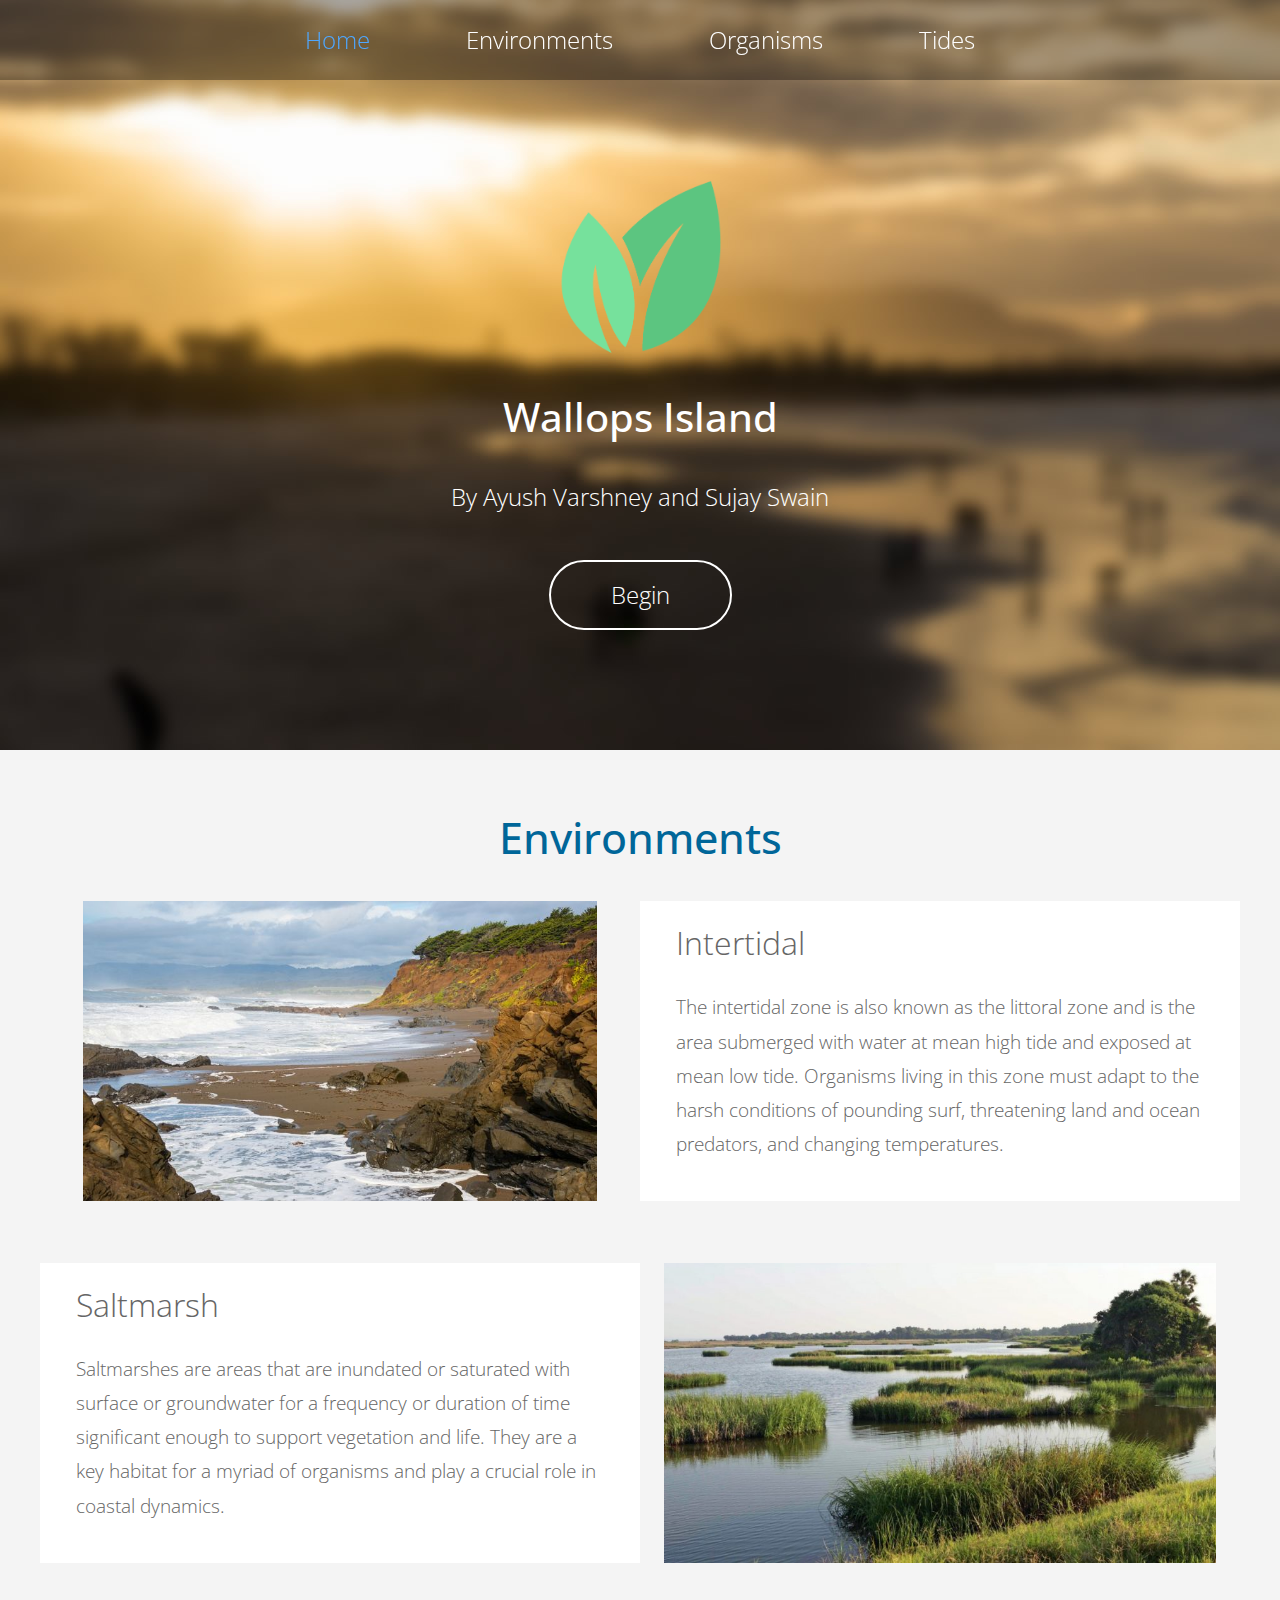
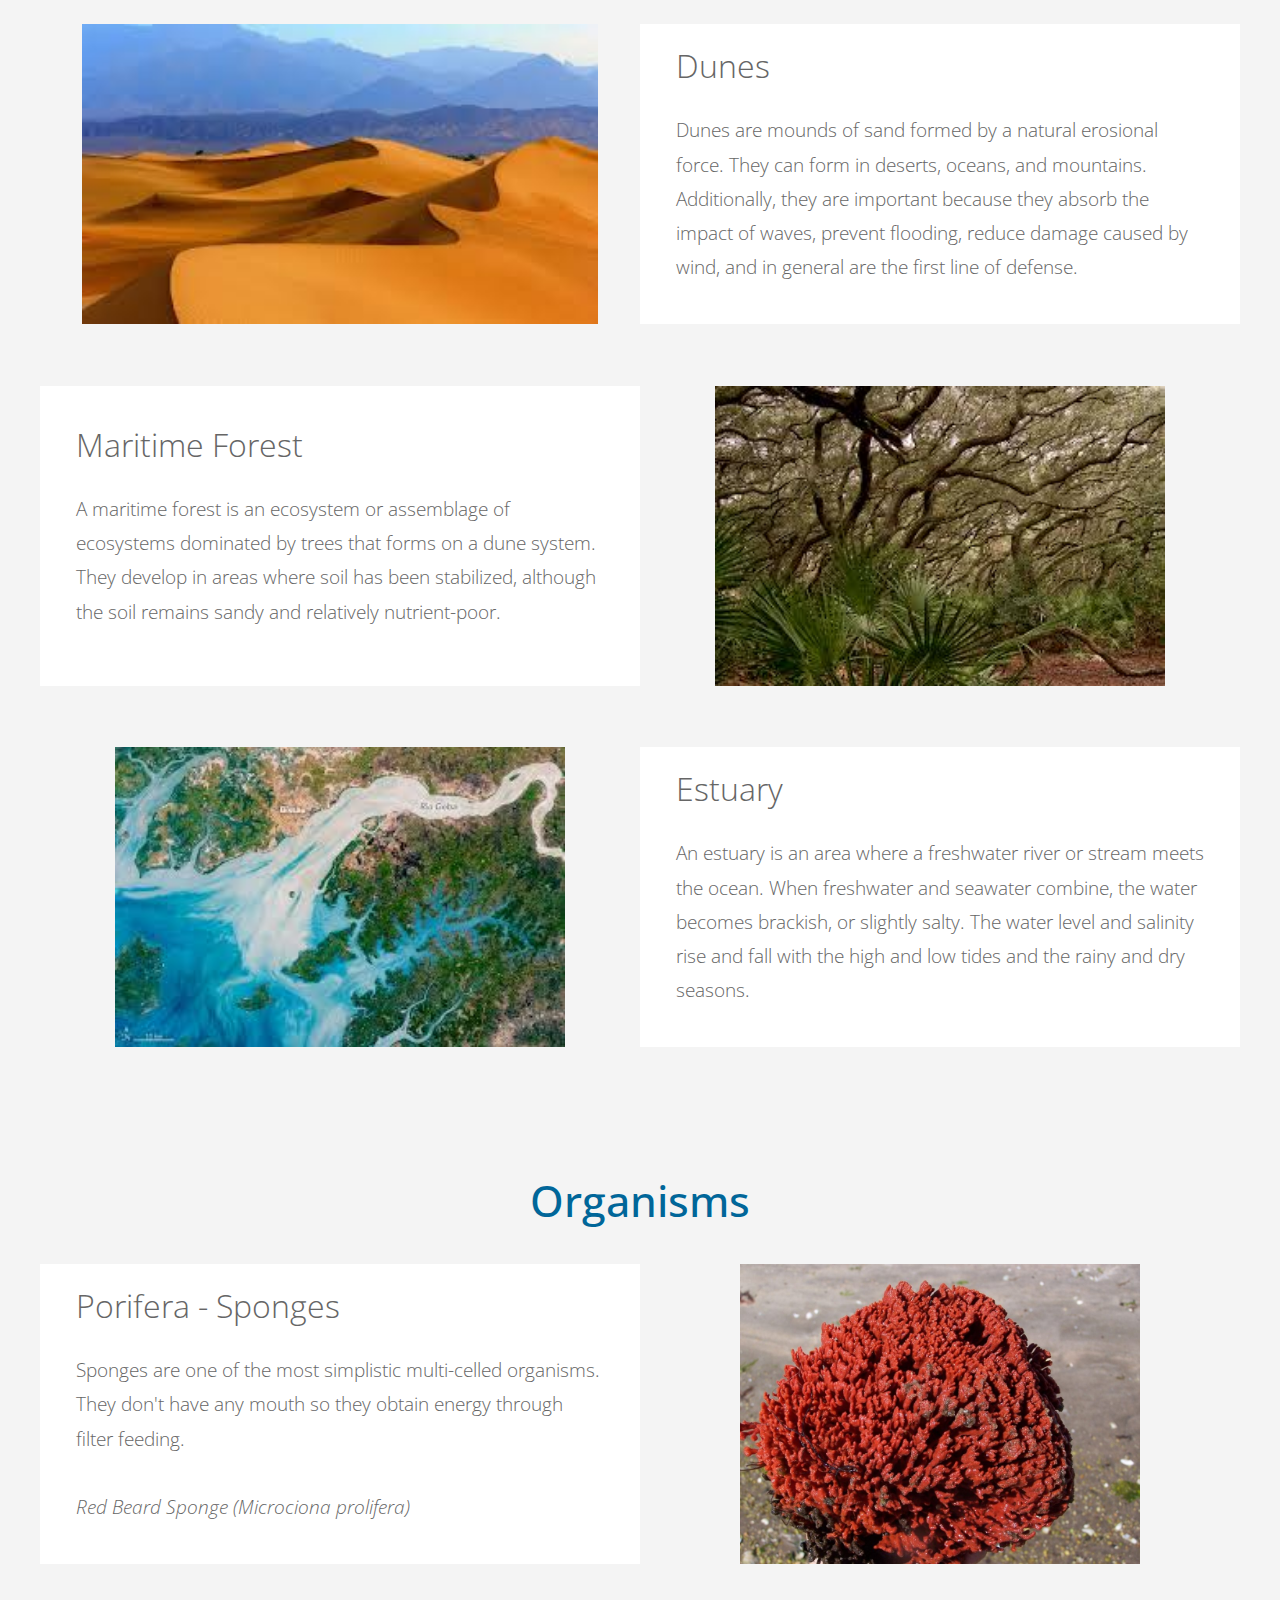
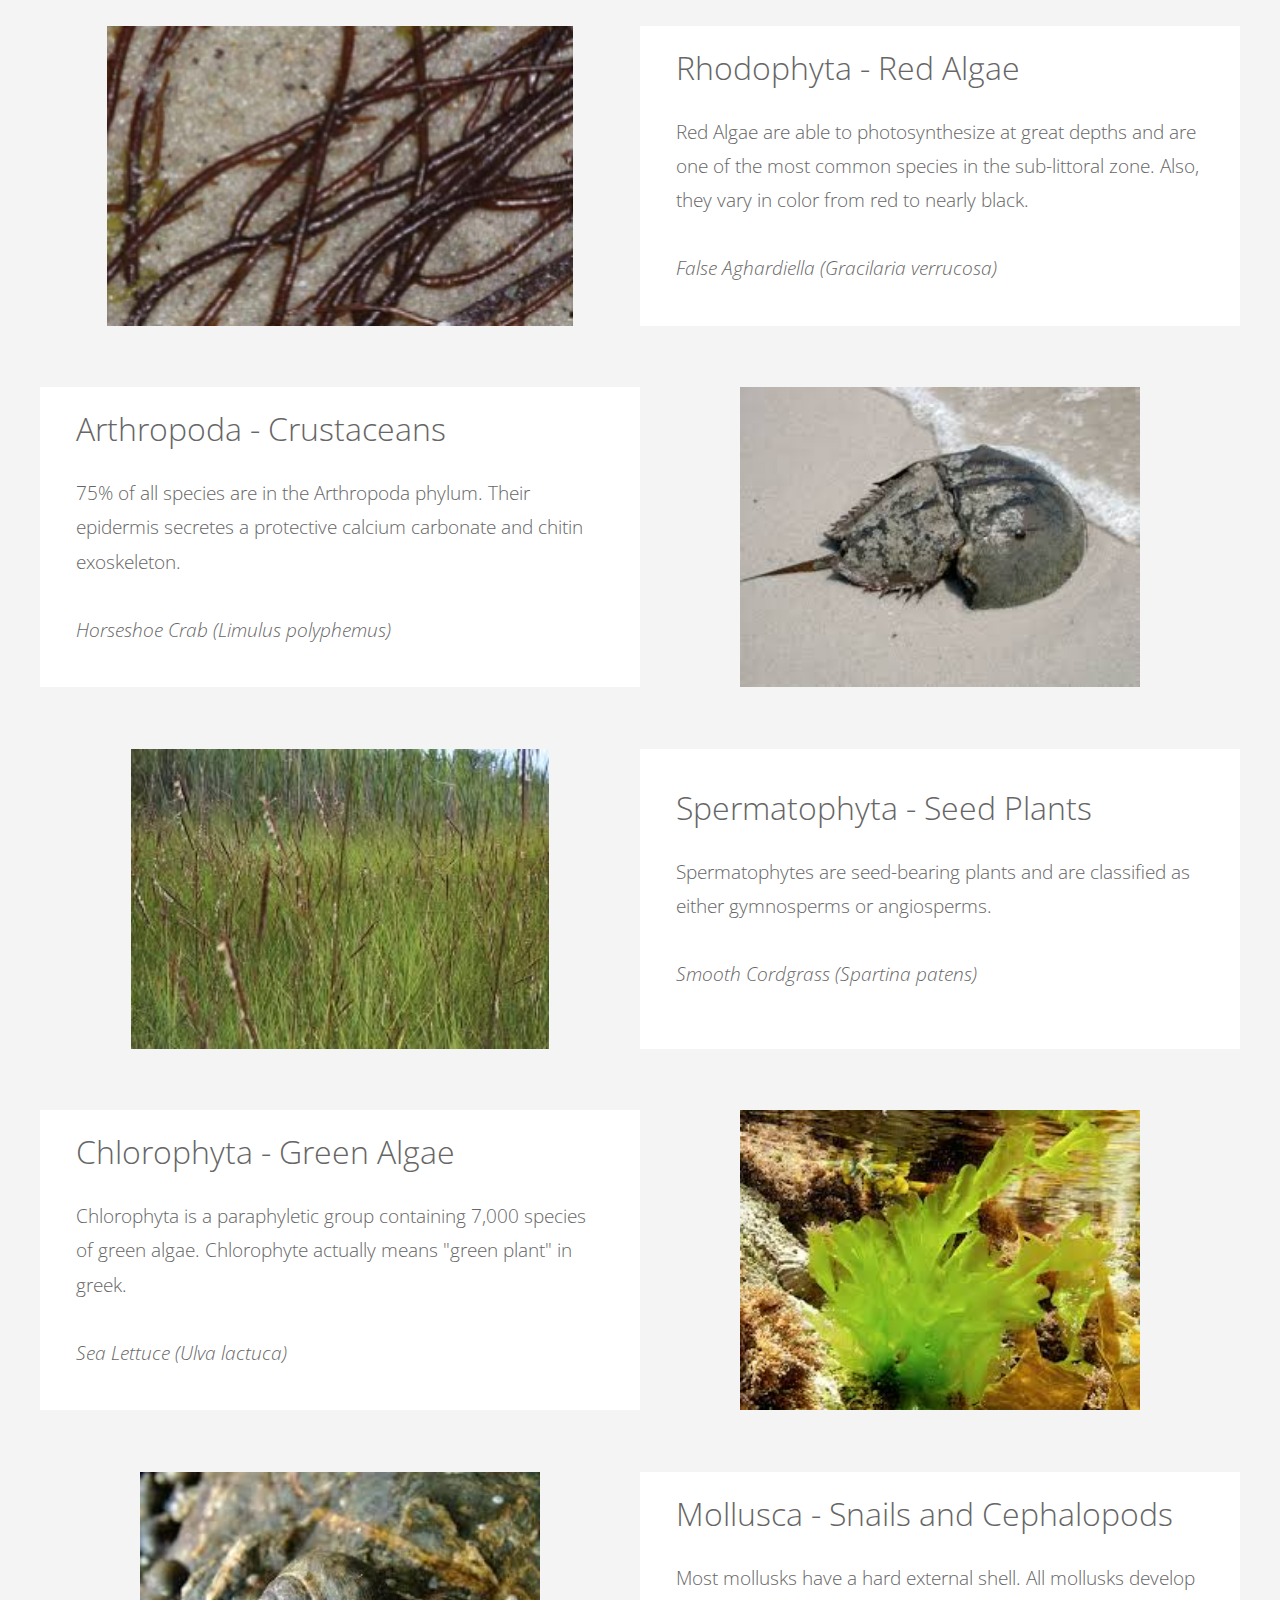
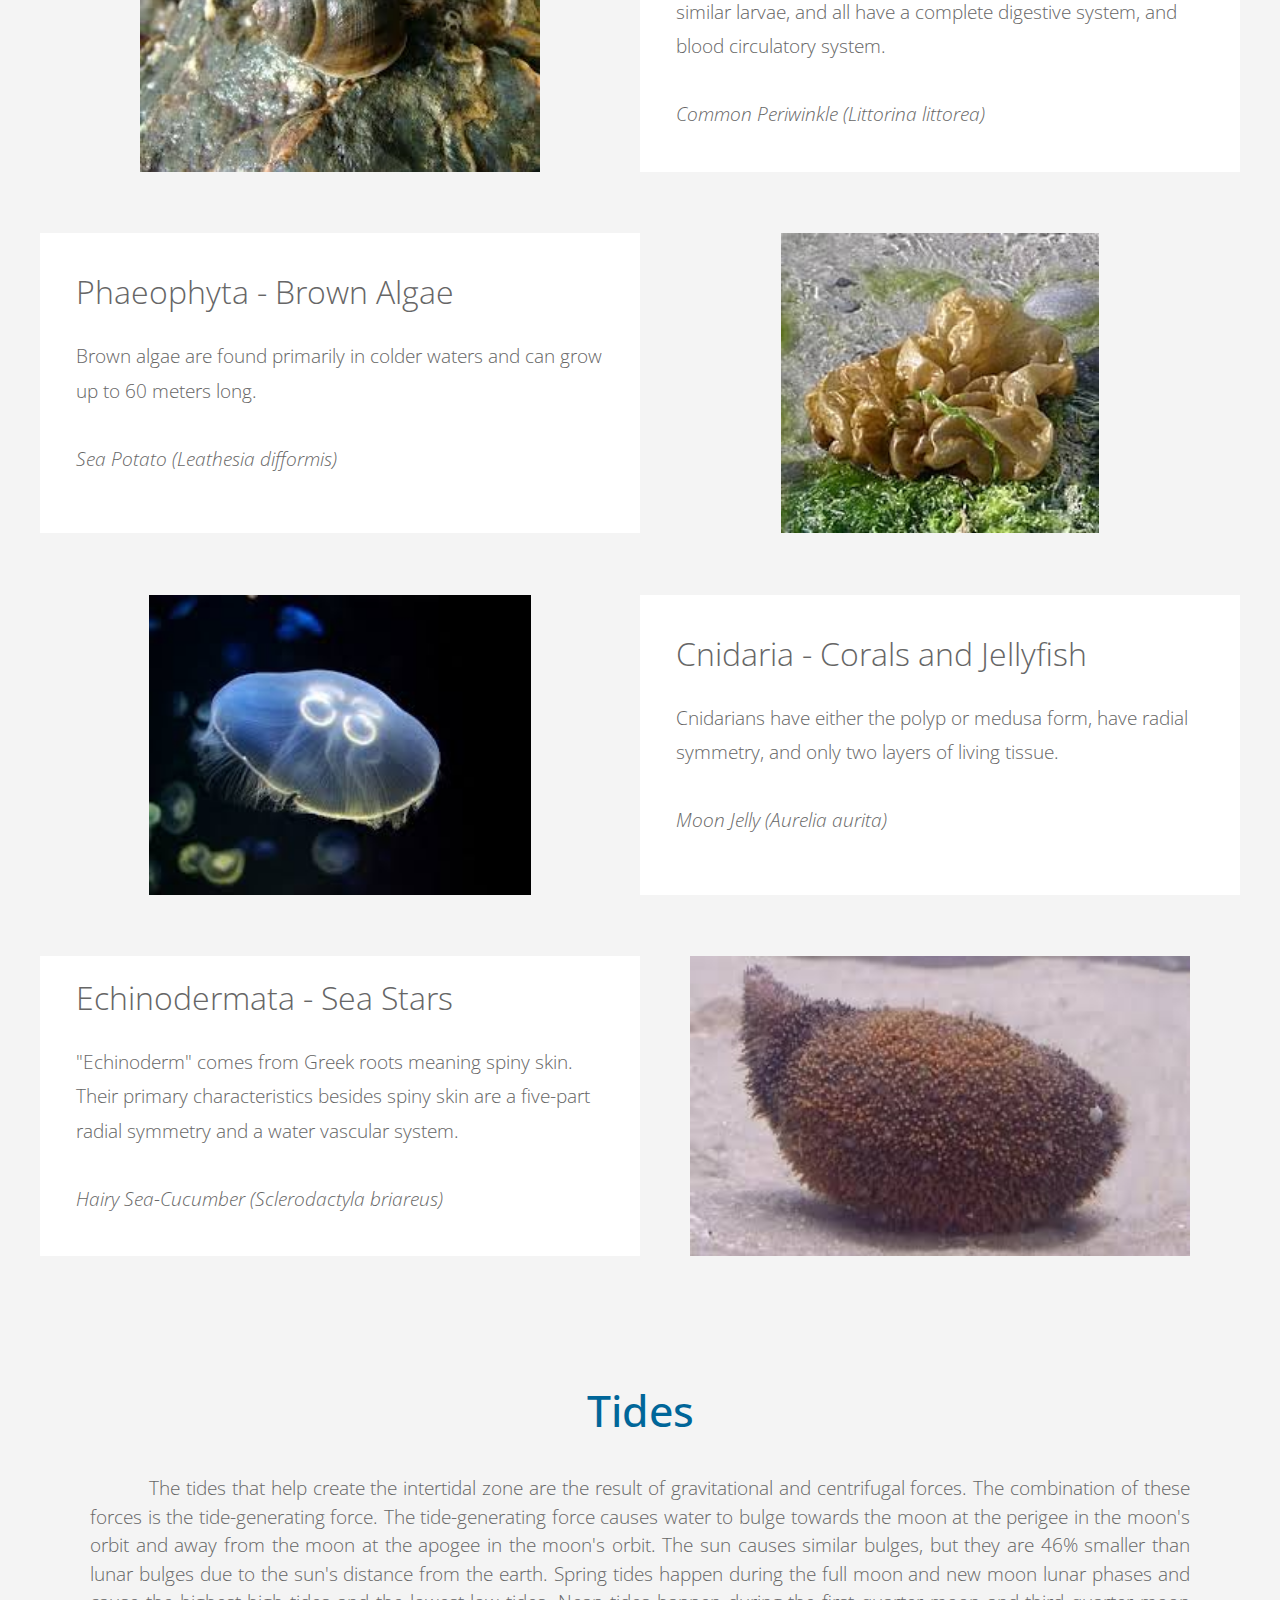
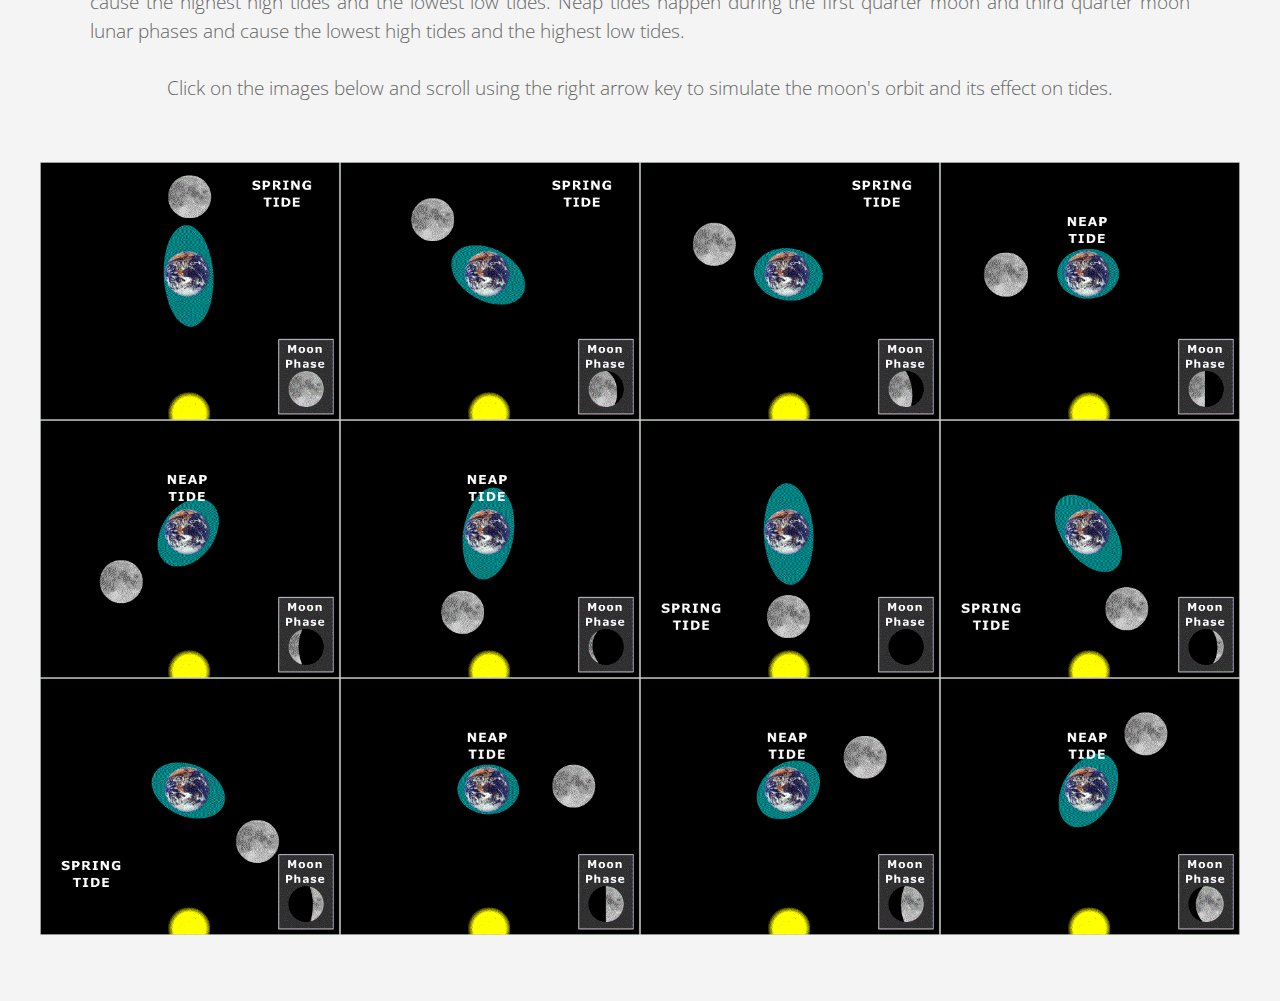
<file: index.html>
<!DOCTYPE html>
<html lang="en">
<head>
    <meta charset="utf-8">
    <meta http-equiv="X-UA-Compatible" content="IE=edge">
    <meta name="viewport" content="width=device-width, initial-scale=1">

    <title>Wallops</title>
<!--
Lumino Theme
http://www.templatemo.com/tm-483-lumino
-->
    <!-- load stylesheets -->
    <link rel="stylesheet" href="https://fonts.googleapis.com/css?family=Open+Sans:100,300,400">   <!-- Google web font "Open Sans" -->
    <link rel="stylesheet" href="font-awesome-4.5.0/css/font-awesome.min.css">                <!-- Font Awesome -->
    <link rel="stylesheet" href="css/bootstrap.min.css">                                      <!-- Bootstrap style -->
    <link rel="stylesheet" href="css/magnific-popup.css">                                     <!-- Magnific pop up style -->
    <link rel="stylesheet" href="css/templatemo-style.css">                                   <!-- Templatemo style -->
	<link rel="icon" href="img/logo.png">

    <!-- HTML5 shim and Respond.js for IE8 support of HTML5 elements and media queries -->
    <!-- WARNING: Respond.js doesn't work if you view the page via file:// -->
        <!--[if lt IE 9]>
          <script src="https://oss.maxcdn.com/html5shiv/3.7.2/html5shiv.min.js"></script>
          <script src="https://oss.maxcdn.com/respond/1.4.2/respond.min.js"></script>
          <![endif]-->
</head>

    <body id="top" class="home">
       
        <div class="container-fluid" style = "overflow-x: hidden;">
            <div class="row">
              
                <div class="tm-navbar-container">
                
                <!-- navbar   -->
                <nav class="navbar navbar-full navbar-fixed-top">

                    <button class="navbar-toggler hidden-md-up" type="button" data-toggle="collapse" data-target="#tmNavbar">
                        &#9776;
                    </button>
                        
                    <div class="collapse navbar-toggleable-sm" id="tmNavbar">                            

                        <ul class="nav navbar-nav">
                            <li class="nav-item">
                                <a class="nav-link" href="#top">Home</a>
                            </li>
                            <li class="nav-item">
                                <a class="nav-link" href="#tm-section-2">Environments</a>
                            </li>
                            <li class="nav-item">
                                <a class="nav-link" href="#tm-section-3">Organisms</a>
                            </li>
                            <li class="nav-item">
                                <a class="nav-link" href="#tm-section-4">Tides</a>
                            </li>
                        </ul>

                    </div>
                  
                </nav>

              </div>  

           </div>

           <div class="row">
                <div class="tm-intro">

                    <section id="tm-section-1">                        
                        <div class="tm-container text-xs-center tm-section-1-inner">
                            <img src="img/logo.png" alt="Logo" class="tm-logo" height = "200pz" width = "200px">
                            <h1 class="tm-site-name">Wallops Island</h1>
                            <p class="tm-intro-text">By Ayush Varshney and Sujay Swain</p>
                            <a href="#tm-section-2" class="tm-intro-link">Begin</a>    
                        </div>                                               
                   </section>

                </div>
            </div>

            <div class="row gray-bg">
                                
                <div id="tm-section-2" class="tm-section">
                    <div class="tm-container tm-container-wide">
                    <div class="tm-container text-xs-center">
						<h2 class="blue-text tm-title">Environments</h2>
						</div>
                        <div class="tm-news-item">
                            
                            <div class="col-xs-12 col-sm-12 col-md-12 col-lg-6 col-xl-6 tm-news-item-img-container">
                                <img src="img/Intertidal.jpg" alt="Image"  class="img-fluid tm-news-item-img">  
                            </div>
                            
                            <div class="col-xs-12 col-sm-12 col-md-12 col-lg-6 col-xl-6 tm-news-container">
                              <h2 class="tm-news-title dark-gray-text">Intertidal</h2>
                                                         <p class="tm-news-text">The intertidal zone is also known as the littoral zone and is the area submerged with water at mean high tide and exposed at mean low tide.
								Organisms living in this zone must adapt to the harsh conditions of pounding surf, threatening land and ocean predators, and changing temperatures.
								
 </p>  
                            </div>
                        </div>

                        <div class="tm-news-item">
                            
                            <div class="col-xs-12 col-sm-12 col-md-12 col-lg-6 col-xl-6 tm-news-container">
                                <h2 class="tm-news-title dark-gray-text">Saltmarsh</h2>
                                <p class="tm-news-text">Saltmarshes are areas that are inundated or saturated with surface or groundwater
								for a frequency or duration of time significant enough to support vegetation and life. They are a key habitat for a myriad of organisms and play a 
								crucial role in coastal dynamics. 
								
								</div>
                            <div class="col-xs-12 col-sm-12 col-md-12 col-lg-6 col-xl-6 tm-news-item-img-container">
                                <img src="img/Saltmarsh.jpg" alt="Image" class="img-fluid tm-news-item-img">  
                            </div>
                            
                        </div>
						
						<div class="tm-news-item">
                            
                            <div class="col-xs-12 col-sm-12 col-md-12 col-lg-6 col-xl-6 tm-news-item-img-container">
                                <img src="img/Dunes.jpg" alt="Image" class="img-fluid tm-news-item-img">  
                            </div>
                            
                            <div class="col-xs-12 col-sm-12 col-md-12 col-lg-6 col-xl-6 tm-news-container">
                                <h2 class="tm-news-title dark-gray-text">Dunes</h2>
                                <p class="tm-news-text">Dunes are mounds of sand formed by a natural erosional force. They
								can form in deserts, oceans, and mountains.
								Additionally, they are important because they absorb the impact of waves, prevent flooding, reduce damage caused by wind,
								and in general are the first line of defense.</p>
                         
                            </div>
                        </div>
												
						<div class="tm-news-item">
                            
                            <div class="col-xs-12 col-sm-12 col-md-12 col-lg-6 col-xl-6 tm-news-container">
                                <h2 class="tm-news-title dark-gray-text">Maritime Forest</h2>
                                <p class="tm-news-text">A maritime forest is an ecosystem or assemblage of ecosystems dominated by trees that 
								forms on a dune system. They develop in areas where soil has been stabilized, 
								although the soil remains sandy and relatively nutrient-poor.
								
								</p>
                         
                            </div>
                            <div class="col-xs-12 col-sm-12 col-md-12 col-lg-6 col-xl-6 tm-news-item-img-container">
                                <img src="img/Forest.jpg" alt="Image" class="img-fluid tm-news-item-img">  
                            </div>
                            
                        </div>
												
						<div class="tm-news-item">
                            
                            <div class="col-xs-12 col-sm-12 col-md-12 col-lg-6 col-xl-6 tm-news-item-img-container">
                                <img src="img/Estuary.jpg" alt="Image" class="img-fluid tm-news-item-img">  
                            </div>
                            
                            <div class="col-xs-12 col-sm-12 col-md-12 col-lg-6 col-xl-6 tm-news-container">
                                <h2 class="tm-news-title dark-gray-text">Estuary</h2>
                                <p class="tm-news-text">An estuary is an area where a freshwater river or stream meets the ocean. 
								When freshwater and seawater combine, the water becomes brackish, or slightly salty. The water level and
								salinity rise and fall with the high and low tides and the rainy and dry seasons.
</p>
                         
                            </div>
                        </div>
									
									

               </div>

           </div> <!-- row -->



			<div class="row">
                <div id="tm-section-3" class="tm-section">
                    <div class="tm-container tm-container-wide">
                    <div class="tm-container text-xs-center">
						<h2 class="blue-text tm-title">Organisms</h2>
						</div>

                        <div class="tm-news-item">
                            
                            <div class="col-xs-12 col-sm-12 col-md-12 col-lg-6 col-xl-6 tm-news-container">
                                <h2 class="tm-news-title dark-gray-text">Porifera - Sponges</h2>
                                <p class="tm-news-text">Sponges are one of the most simplistic multi-celled organisms. They don't have any mouth so they obtain energy through filter feeding.
<br><br><i>
Red Beard Sponge (Microciona prolifera)</i></p>
                         
                            </div>
                            <div class="col-xs-12 col-sm-12 col-md-12 col-lg-6 col-xl-6 tm-news-item-img-container">
                                <img src="img/Sponge.png" alt="Image" class="img-fluid tm-news-item-img">  
                            </div>
                            
                        </div>
						
						<div class="tm-news-item">
                            
                            <div class="col-xs-12 col-sm-12 col-md-12 col-lg-6 col-xl-6 tm-news-item-img-container">
                                <img src="img/Aghardiella.png" alt="Image" class="img-fluid tm-news-item-img">  
                            </div>
                            
                            <div class="col-xs-12 col-sm-12 col-md-12 col-lg-6 col-xl-6 tm-news-container">
                                <h2 class="tm-news-title dark-gray-text">Rhodophyta - Red Algae</h2>
                                <p class="tm-news-text">Red Algae are able to photosynthesize at great depths and are one of the most common species in the sub-littoral zone. Also, they vary in color from red to nearly black.
<br><br><i>
False Aghardiella (Gracilaria verrucosa)</i></p>
                         
                            </div>
                        </div>
												
						<div class="tm-news-item">
                            
                            <div class="col-xs-12 col-sm-12 col-md-12 col-lg-6 col-xl-6 tm-news-container">
                                <h2 class="tm-news-title dark-gray-text">Arthropoda - Crustaceans</h2>
                                <p class="tm-news-text">75% of all species are in the Arthropoda phylum. Their epidermis secretes a protective calcium carbonate and chitin exoskeleton.
								
								<br><br><i>
Horseshoe Crab (Limulus polyphemus)</i></p>
                         
                            </div>
                            <div class="col-xs-12 col-sm-12 col-md-12 col-lg-6 col-xl-6 tm-news-item-img-container">
                                <img src="img/Crab.png" alt="Image" class="img-fluid tm-news-item-img">  
                            </div>
                            
                        </div>
												
						<div class="tm-news-item">
                            
                            <div class="col-xs-12 col-sm-12 col-md-12 col-lg-6 col-xl-6 tm-news-item-img-container">
                                <img src="img/Cordgrass.png" alt="Image" class="img-fluid tm-news-item-img">  
                            </div>
                            
                            <div class="col-xs-12 col-sm-12 col-md-12 col-lg-6 col-xl-6 tm-news-container">
                                <h2 class="tm-news-title dark-gray-text">Spermatophyta - Seed Plants</h2>
                                <p class="tm-news-text">Spermatophytes are seed-bearing plants and are classified as either gymnosperms or angiosperms.
								<br><br><i>
Smooth Cordgrass (Spartina patens)
</i></p>
                         
                            </div>
                        </div>
												
						<div class="tm-news-item">
                            
                            <div class="col-xs-12 col-sm-12 col-md-12 col-lg-6 col-xl-6 tm-news-container">
                                <h2 class="tm-news-title dark-gray-text">Chlorophyta - Green Algae</h2>
                                <p class="tm-news-text">Chlorophyta is a paraphyletic group containing 7,000 species of green algae. Chlorophyte actually means "green plant" in greek.
								
								<br><br><i>
Sea Lettuce (Ulva lactuca)</i></p>
                         
                            </div>
                            <div class="col-xs-12 col-sm-12 col-md-12 col-lg-6 col-xl-6 tm-news-item-img-container">
                                <img src="img/Lettuce.png" alt="Image" class="img-fluid tm-news-item-img">  
                            </div>
                            
                        </div>
												
						<div class="tm-news-item">
                            
                            <div class="col-xs-12 col-sm-12 col-md-12 col-lg-6 col-xl-6 tm-news-item-img-container">
                                <img src="img/Periwinkle.png" alt="Image" class="img-fluid tm-news-item-img">  
                            </div>
                            
                            <div class="col-xs-12 col-sm-12 col-md-12 col-lg-6 col-xl-6 tm-news-container">
                                <h2 class="tm-news-title dark-gray-text">Mollusca - Snails and Cephalopods</h2>
                                <p class="tm-news-text">Most mollusks have a hard external shell. All mollusks develop similar larvae, and all have a complete digestive system, and blood circulatory system.
								<br><br><i>

Common Periwinkle (Littorina littorea)</i></p>
                         
                            </div>
                        </div>
																		
						<div class="tm-news-item">
                            
                            <div class="col-xs-12 col-sm-12 col-md-12 col-lg-6 col-xl-6 tm-news-container">
                                <h2 class="tm-news-title dark-gray-text">Phaeophyta - Brown Algae</h2>
                                <p class="tm-news-text">Brown algae are found primarily in colder waters and can grow up to 60 meters long.<br><br><i>

Sea Potato (Leathesia difformis)</i></p>
                         
                            </div>
                            <div class="col-xs-12 col-sm-12 col-md-12 col-lg-6 col-xl-6 tm-news-item-img-container">
                                <img src="img/Potato.png" alt="Image" class="img-fluid tm-news-item-img">  
                            </div>
                            
                        </div>
													
						<div class="tm-news-item">
                            
                            <div class="col-xs-12 col-sm-12 col-md-12 col-lg-6 col-xl-6 tm-news-item-img-container">
                                <img src="img/Jelly.png" alt="Image" class="img-fluid tm-news-item-img">  
                            </div>
                            
                            <div class="col-xs-12 col-sm-12 col-md-12 col-lg-6 col-xl-6 tm-news-container">
                                <h2 class="tm-news-title dark-gray-text">Cnidaria - Corals and Jellyfish</h2>
                                <p class="tm-news-text">Cnidarians have either the polyp or medusa form, have radial symmetry, and only two layers of living tissue.<br><br><i>
Moon Jelly (Aurelia aurita)</i></p>
                         
                            </div>
                        </div>
						
						<div class="tm-news-item">
                            
                            <div class="col-xs-12 col-sm-12 col-md-12 col-lg-6 col-xl-6 tm-news-container">
                                <h2 class="tm-news-title dark-gray-text">Echinodermata - Sea Stars</h2>
                                <p class="tm-news-text">"Echinoderm" comes from Greek roots meaning spiny skin. Their primary characteristics besides spiny skin are a five-part radial symmetry and a water vascular system.
								
<br><br><i>Hairy Sea-Cucumber (Sclerodactyla briareus)</i></p>
                         
                            </div>
							
							
                            <div class="col-xs-12 col-sm-12 col-md-12 col-lg-6 col-xl-6 tm-news-item-img-container">
                                <img src="img/Sea-Cucumber.png" alt="Image"  class="img-fluid tm-news-item-img">  
                            </div>
                            
                        </div>
									

               </div>

           </div> <!-- row -->
		   </div>

            <div class="row">

                <section id="tm-section-4" class="tm-section">
                    <div class="tm-container text-xs-center">
						<h2 class="blue-text tm-title">Tides</h2>
                        <p class="margin-b-5" align = "justify" style="margin:0px 50px 0px 50px;">&nbsp;&nbsp;&nbsp;&nbsp;&nbsp;&nbsp;&nbsp;&nbsp;&nbsp;&nbsp;The tides that help create the intertidal zone are the result of gravitational and centrifugal forces. 
						The combination of these forces is the tide-generating force. The tide-generating force causes water to bulge towards the 
						moon at the perigee	in the moon's orbit and away from the moon at the apogee in the moon's orbit. The sun causes similar 
						bulges, but they are 46% smaller than lunar bulges due to the sun's distance from the earth. Spring tides happen during the full
						moon and new moon lunar phases and cause the highest high tides and the lowest low tides. Neap tides happen during the first quarter
						moon and third quarter moon lunar phases and cause the lowest high tides and the highest low tides.</p>
                       <br><p>Click on the images below and scroll using the right arrow key to simulate the moon's orbit and its effect on tides.</p>
                       
                        <div class="tm-img-grid">
                            <div class="tm-gallery-img-container">
                                <a href="./img/Phase1.gif" class="tm-gallery-img-link">
                                    <img src="./img/Phase1.gif" alt="Image" class="img-fluid tm-gallery-img"> <!-- 300x200 -->
                                </a>
                            </div>
                            <div class="tm-gallery-img-container">
                                <a href="./img/Phase2.gif" class="tm-gallery-img-link">
                                    <img src="./img/Phase2.gif" alt="Image" class="img-fluid tm-gallery-img">  
                                </a>
                            </div>
                            <div class="tm-gallery-img-container">
                                <a href="./img/Phase3.gif" class="tm-gallery-img-link">
                                    <img src="./img/Phase3.gif" alt="Image" class="img-fluid tm-gallery-img">
                                </a>                           
                            </div>
                            <div class="tm-gallery-img-container">
                                <a href="./img/Phase4.gif" class="tm-gallery-img-link">
                                    <img src="./img/Phase4.gif" alt="Image" class="img-fluid tm-gallery-img">
                                </a>
                            </div>
                            <div class="tm-gallery-img-container">
                                <a href="./img/Phase5.gif" class="tm-gallery-img-link">
                                    <img src="./img/Phase5.gif" alt="Image" class="img-fluid tm-gallery-img">
                                </a>
                            </div>
                            <div class="tm-gallery-img-container">
                                <a href="./img/Phase6.gif" class="tm-gallery-img-link">
                                    <img src="./img/Phase6.gif" alt="Image" class="img-fluid tm-gallery-img">
                                </a>
                            </div>
                            <div class="tm-gallery-img-container">
                                <a href="./img/Phase7.gif" class="tm-gallery-img-link">
                                    <img src="./img/Phase7.gif" alt="Image" class="img-fluid tm-gallery-img">
                                </a>
                            </div>
                            <div class="tm-gallery-img-container">
                                <a href="./img/Phase8.gif" class="tm-gallery-img-link">
                                    <img src="./img/Phase8.gif" alt="Image" class="img-fluid tm-gallery-img">
                                </a>
                            </div>
                            <div class="tm-gallery-img-container">
                                <a href="./img/Phase9.gif" class="tm-gallery-img-link">
                                    <img src="./img/Phase9.gif" alt="Image" class="img-fluid tm-gallery-img">
                                </a>
                            </div>
                            <div class="tm-gallery-img-container">
                                <a href="./img/Phase10.gif" class="tm-gallery-img-link">
                                    <img src="img/Phase10.gif" alt="Image" class="img-fluid tm-gallery-img">
                                </a>
                            </div>
                            <div class="tm-gallery-img-container">
                                <a href="./img/Phase11.gif" class="tm-gallery-img-link">
                                    <img src="./img/Phase11.gif" alt="Image" class="img-fluid tm-gallery-img">
                                </a>
                            </div>
                            <div class="tm-gallery-img-container">
                                <a href="./img/Phase12.gif" class="tm-gallery-img-link">
                                    <img src="./img/Phase12.gif" alt="Image" class="img-fluid tm-gallery-img">
                                </a>
                            </div>
                        </div>
                    </div>
                </section>

            </div> <!-- row -->
        </div> <!-- container-fluid -->
        
        <!-- load JS files -->
        
        <script src="js/jquery-1.11.3.min.js"></script>             <!-- jQuery (https://jquery.com/download/) -->
        <script src="https://www.atlasestateagents.co.uk/javascript/tether.min.js"></script> <!-- Tether for Bootstrap, http://stackoverflow.com/questions/34567939/how-to-fix-the-error-error-bootstrap-tooltips-require-tether-http-github-h --> 
        <script src="js/bootstrap.min.js"></script>                 <!-- Bootstrap (http://v4-alpha.getbootstrap.com/) -->
        <script src="js/jquery.singlePageNav.min.js"></script>      <!-- Single Page Nav (https://github.com/ChrisWojcik/single-page-nav) -->
        <script src="js/jquery.magnific-popup.min.js"></script>     <!-- Magnific pop-up (http://dimsemenov.com/plugins/magnific-popup/) -->
        
        <!-- Templatemo scripts -->
        <script>     
       
            $(document).ready(function(){

                var mobileTopOffset = 54;
                var desktopTopOffset = 80;
                var topOffset = desktopTopOffset;

                if($(window).width() <= 767) {
                    topOffset = mobileTopOffset;
                }
                
                /* Single page nav
                -----------------------------------------*/
                $('#tmNavbar').singlePageNav({
                   'currentClass' : "active",
                    offset : topOffset,
                    'filter': ':not(.external)'
                }); 

                /* Handle nav offset upon window resize
                -----------------------------------------*/
                $(window).resize(function(){
                    if($(window).width() <= 767) {
                        topOffset = mobileTopOffset;
                    } 
                    else {
                        topOffset = desktopTopOffset;
                    }

                    $('#tmNavbar').singlePageNav({
                        'currentClass' : "active",
                        offset : topOffset,
                        'filter': ':not(.external)'
                    });
                });
                

                /* Collapse menu after click 
                -----------------------------------------*/
                $('#tmNavbar a').click(function(){
                    $('#tmNavbar').collapse('hide');
                });

                /* Turn navbar background to solid color starting at section 2
                ---------------------------------------------------------------*/
                var target = $("#tm-section-2").offset().top - topOffset;

                if($(window).scrollTop() >= target) {
                    $(".tm-navbar-container").addClass("bg-inverse");
                }
                else {
                    $(".tm-navbar-container").removeClass("bg-inverse");
                }

                $(window).scroll(function(){
                   
                    if($(this).scrollTop() >= target) {
                        $(".tm-navbar-container").addClass("bg-inverse");
                    }
                    else {
                        $(".tm-navbar-container").removeClass("bg-inverse");
                    }
                });


                /* Smooth Scrolling
                 * https://css-tricks.com/snippets/jquery/smooth-scrolling/
                --------------------------------------------------------------*/
                $('a[href*="#"]:not([href="#"])').click(function() {
                    if (location.pathname.replace(/^\//,'') == this.pathname.replace(/^\//,'') 
                        && location.hostname == this.hostname) {
                        
                        var target = $(this.hash);
                        target = target.length ? target : $('[name=' + this.hash.slice(1) +']');
                        
                        if (target.length) {
                            
                            $('html, body').animate({
                                scrollTop: target.offset().top - topOffset
                            }, 1000);
                            return false;
                        }
                    }
                }); 

              
                /* Magnific pop up
                ------------------------- */
                $('.tm-img-grid').magnificPopup({
                    delegate: 'a', // child items selector, by clicking on it popup will open
                    type: 'image',
                    gallery: {enabled:true}            
                });            
            });

        </script>             

</body>
</html>
</file>
<file: css/templatemo-style.css>
/* 

Lumino Theme

http://www.templatemo.com/tm-483-lumino

*/
body {
	font-family: 'Open Sans', Helvetica, Arial, sans-serif;
	font-size: 19px;
	font-weight: 100;
}

a, button { transition: all 0.3s ease; }
a {	color: #666; }
a:hover,
a:focus {
	color: #4EA7FF;
	text-decoration: none;
	outline: none;
}

p { color: #666; }
h3 { margin-bottom: 2.5rem; }

.table-striped tbody tr:nth-of-type(odd) {
    background-color: #f2f2f2;
}

.tm-container { 
	max-width: 1200px;
	margin: 0 auto; 
}

.tm-container-wide { max-width: 1230px; }

.tm-navbar-container {
	background-color: rgba(0,0,0,0.33);
	height: 80px;
    position: fixed;
    top: 0;
    width: 100%;
    z-index: 1000;
    transition: all 0.3s ease;
}

.tm-navbar-container.bg-inverse { background-color: #373a3c; }

.tm-navbar-container-dark {
	background-color: #373a3c;
	box-shadow: none;
}

.navbar-nav .nav-link {	padding: 14px 40px; }

.navbar-nav .nav-link,
.navbar-nav .nav-link:focus {
	color: white;
}

.navbar-nav .nav-link.active,
.navbar-nav .nav-link:hover {
	color: #4EA7FF;
}

.navbar-toggler { 
	border: 1px solid white;
	border-radius: 0;
	color: white;	
}

button:focus { outline: none; }

.tm-intro {
	background: url(../img/home-bg.jpg) no-repeat;
	background-attachment: fixed;
	background-position: left top;
	background-size: 100% 750px;
	color: white;
	display: -webkit-flex;
	display: -ms-flexbox;
	display: flex;
	-webkit-flex-direction: column;
	    -ms-flex-direction: column;
	        flex-direction: column;
	-webkit-align-items: center;
	    -ms-flex-align: center;
	        align-items: center;
	-webkit-justify-content: center;
	    -ms-flex-pack: center;
	        justify-content: center;
	height: 750px;	
}

@media (max-width: 1800px) {
	.tm-intro {	background-size: 1800px 750px; }
}

@media all and (-ms-high-contrast: none), (-ms-high-contrast: active) {
	/* IE10+ CSS styles go here */
	.tm-intro {	background-attachment: scroll; }
}

.tm-logo { margin-bottom: 30px; }
.tm-site-name { margin-bottom: 40px; }
.tm-intro-text { margin-bottom: 45px; }

#tm-section-1,
.tm-section-1-inner,
.tm-site-name,
.tm-intro-text {
	-ms-flex: 0 1 auto;
		-webkit-flex: 0 1 auto;
	        flex: 0 1 auto;
}

.tm-section-1-inner { padding-top: 12%; }

#tm-section-1 { padding-bottom: 0; }

.tm-intro-link {	
	border: 2px solid white;
	border-radius: 50px;
	color: white;
	display: inline-block;
    padding: 15px 60px;    
}

.tm-intro-link:hover,
.tm-intro-link:focus {
	color: black;
	background-color: white;
}

.navbar-nav .nav-link,
.tm-intro-text,
.tm-intro-link {
	color: white;
	font-size: 24px;
}

.gray-bg { background-color: #F4F4F4; }
.dark-gray-text { color: #666666; }
.blue-text { color: #006699; }
.light-blue-text { color: #4EA7FF; }

.btn {
  border-radius: 50px;
  font-size: 1em;
  padding: 0.5em 2.5em;
  margin: 0.25em;
}

.btn-lg { 
	font-size: 1.75rem; 
	font-weight: 300;
	padding: 10px 60px;
}

.tm-gray-btn {  
  background-color: #666666;
  border: 2px solid #666666;
  color: white;  
}

.tm-gray-btn:hover,
.tm-gray-btn:focus {	
	background: transparent;
	color: #666666;
}

.tm-gray-bordered-btn {
	background: transparent;
	border: 2px solid #666666;
	color: #666666;
}

.tm-gray-bordered-btn:hover,
.tm-gray-bordered-btn:focus {
	background: #666666;
	color: white;
}

.tm-light-blue-bordered-btn {	
	background: transparent;
    border: 2px solid #4EA7FF;    
    color: #4EA7FF;
}

.tm-light-blue-bordered-btn:hover,
.tm-light-blue-bordered-btn:focus {	
    background: #4EA7FF;
    color: white;
}

.tm-blue-btn {
	background: #006699;
	border: 2px solid #006699;
	color: white;
}

.tm-blue-btn:hover {
	background: transparent;
	color: #006699;
}

.tm-blue-bordered-btn {
	background: transparent;
	border: 2px solid #006699;
	color: #006699;
}

.tm-blue-bordered-btn:hover,
.tm-blue-bordered-btn:focus {
	background: #006699;
	color: white;
}

.tm-green-btn {
	background: #006666;
	border: 2px solid #006666;
	color: white;
}

.tm-green-btn:hover,
.tm-green-btn:focus {
	background: transparent;
	color: #006666;
}

.tm-green-bordered-btn {
	background: transparent;
	border: 2px solid #006666;
	color: #006666;
}

.tm-green-bordered-btn:hover,
.tm-green-bordered-btn:focus {
	background: #006666;
	color: white;
}

.tm-section {
	padding-top: 5%;
	padding-bottom: 5%;
	overflow: auto;
}

.tm-footer {
	padding-bottom: 20px;
	overflow: auto;
}

.tm-news-item {
	margin: 0 auto 5% auto;
	display: -webkit-flex;
	display: -ms-flexbox;
	display: flex;
	padding-left: 15px;
	padding-right: 15px;
}

.tm-news-item:last-child { margin-bottom: 0; }

.tm-news-item-img {	margin: 0 auto; }

.tm-news-item-img-container { padding: 0; }

.tm-news-container {
	background-color: white;
	display: -webkit-flex;
	display: -ms-flexbox;
	display: flex;
	-webkit-flex-direction: column;
	    -ms-flex-direction: column;
	        flex-direction: column;
	-webkit-justify-content: center;
	    -ms-flex-pack: center;
	        justify-content: center;
	padding-left: 3%;
	padding-right: 3%;	
}

.tm-news-title { 
	font-weight: 300;
	margin-bottom: 30px; 
}

.tm-news-text {	line-height: 1.8; }

.tm-news-link {	
    margin-right: 0;
    margin-left: auto;
    -ms-flex-item-align: end;
        -webkit-align-self: flex-end;
            align-self: flex-end;
}

.flex-order-1 { -webkit-order: 1; -ms-flex-order: 1; order: 1; }
.flex-order-2 { -webkit-order: 2; -ms-flex-order: 2; order: 2; }

.tm-title {
	font-size: 43px;
	margin-bottom: 40px;
}

.margin-b-5 { margin-bottom: 5px; }

.tm-img-grid { 
	margin-top: 60px;
	overflow: auto;	
}

.tm-gallery-img {
	width: 100%;
	height: auto;
}
.tm-gallery-img-container {	
	max-width: 300px;
	width: 25%;	
	float: left;
}

.form-control { 
	border-color: rgba(0,0,0,0);
	border-radius: 0;
    font-size: 1.2rem;
    padding: .75rem;
}
.form-group { margin-bottom: 1.8rem; }

.tm-form-group-left { padding-left: 0; }
.tm-form-group-right { padding-right: 0; }

.tm-subtitle { 
	font-size: 25px; 
	margin-bottom: 30px;
}

#tmNavbar { text-align: center; }

body.page-2 { padding-top: 80px; }

.page-2 .container-fluid { max-width: 1140px; }

.tm-banner-img {
  display: block;
  margin: 0 auto;
}

.tm-description {
  line-height: 1.8;
  margin: 0.5em 1.5em 1em;
}

.tm-page-2-title {
	font-size: 42px;
	margin-bottom: 30px;
}

.tm-page-2-subtitle { margin-bottom: 60px; }

.tm-page-2-p {
	font-size: 22px;
	line-height: 1.6;
}

.tm-flex-center {
	display: -webkit-flex;
	display: -ms-flexbox;
	display: flex;
	-webkit-justify-content: center;
	    -ms-flex-pack: center;
	        justify-content: center;
	-webkit-flex-wrap: wrap;
	    -ms-flex-wrap: wrap;
	        flex-wrap: wrap;
}

.tm-img-2-col {
	margin-bottom: 2em;
	margin-left: auto;
	margin-right: auto;
}

.tm-3-col-box {
	max-width: 500px;
	margin-left: auto;
	margin-right: auto;
}

.tm-description-box { padding: 6%; }
.tm-description-text { margin-bottom: 1.5em; }
.tm-footer-text { margin-bottom: 1.5rem; }

@media (min-width: 768px) {

	/*http://stackoverflow.com/questions/18777235/center-content-in-responsive-bootstrap-navbar*/

    .navbar .navbar-nav {
        display: inline-block;
        float: none;
        vertical-align: top;
    }

    .tm-contact-form { margin-right: 20px; }
}

@media (max-width: 1199px) {
	h2 { font-size: 1.8rem; }
	.tm-news-title { margin-bottom: 15px; }
	.tm-news-text { line-height: 1.6; }	
}

@media (max-width: 1100px) and (min-width: 992px) {
	h2 { font-size: 1.6rem; }
	.tm-news-title { margin-bottom: 12px; }
	.tm-news-text {	
		font-size: 0.9em; 
		margin-bottom: 0.5em;
	}
	.btn { 
		padding-top: 0.3em;
		padding-bottom: 0.3em; 
	}
}

@media (max-width: 991px) {
	.navbar-nav .nav-link {	font-size: 20px; }
	.navbar-nav .nav-item+.nav-item { margin-left: 0; }

	.tm-news-item {
		-webkit-flex-direction: column;
		    -ms-flex-direction: column;
		        flex-direction: column;		
	}

	.tm-news-container {
		padding: 1.5em;
		margin: 0 auto;
		max-width: 600px;
	}

	.flex-order-2 { -webkit-order: 1; -ms-flex-order: 1; order: 1; }
	.flex-order-1 { -webkit-order: 2; -ms-flex-order: 2; order: 2; }
}

@media (max-width: 940px) {
	.tm-img-grid { 
		margin-left: auto;
		margin-right: auto;
		max-width: 900px; 
	}
	
	.tm-gallery-img-container { width: 33.333%; }
}

@media (max-width: 767px) {
	.home .tm-section { 
		padding-top: 10%; 
		padding-bottom: 10%;
	}

	body.page-2 { padding-top: 54px; }

	.tm-page-2-subtitle { margin-bottom: 30px; }
	
	.navbar-nav .nav-item+.nav-item { margin-left: 0; }

	.navbar-nav .nav-item { float: none; }

	.navbar-toggler {
		display: block;
		margin-left: auto;
		margin-right: 0;
	}

	.tm-navbar-container { 
		background: none;
		box-shadow: none;
		height: 54px; 
	}
	.navbar { background-color: rgba(0,0,0,0.2); }
	.tm-navbar-container.bg-inverse .navbar { background-color: #373a3c; }
	.bg-inverse { background-color: #373a3c; }

	.tm-form-group-left { padding-right: 0; }
	.tm-form-group-right { padding-left: 0; }

	.margin-top-xs-50 { margin-top: 50px; }
	.margin-bottom-sm-8 { margin-bottom: 8%; }
	.margin-bottom-sm-3 { margin-bottom: 3%; }
}

@media (max-width: 640px) {
	.tm-gallery-img-container { width: 50%; }
	.tm-img-grid { max-width: 600px; }
	.page-2 .tm-section { 
		padding-top: 7%; 
		padding-bottom: 7%;
	}
}

@media (max-width: 600px) and (max-height: 600px) {
	.tm-intro {
		height: 100vh;
		min-height: 600px;
	}
}
</file>
